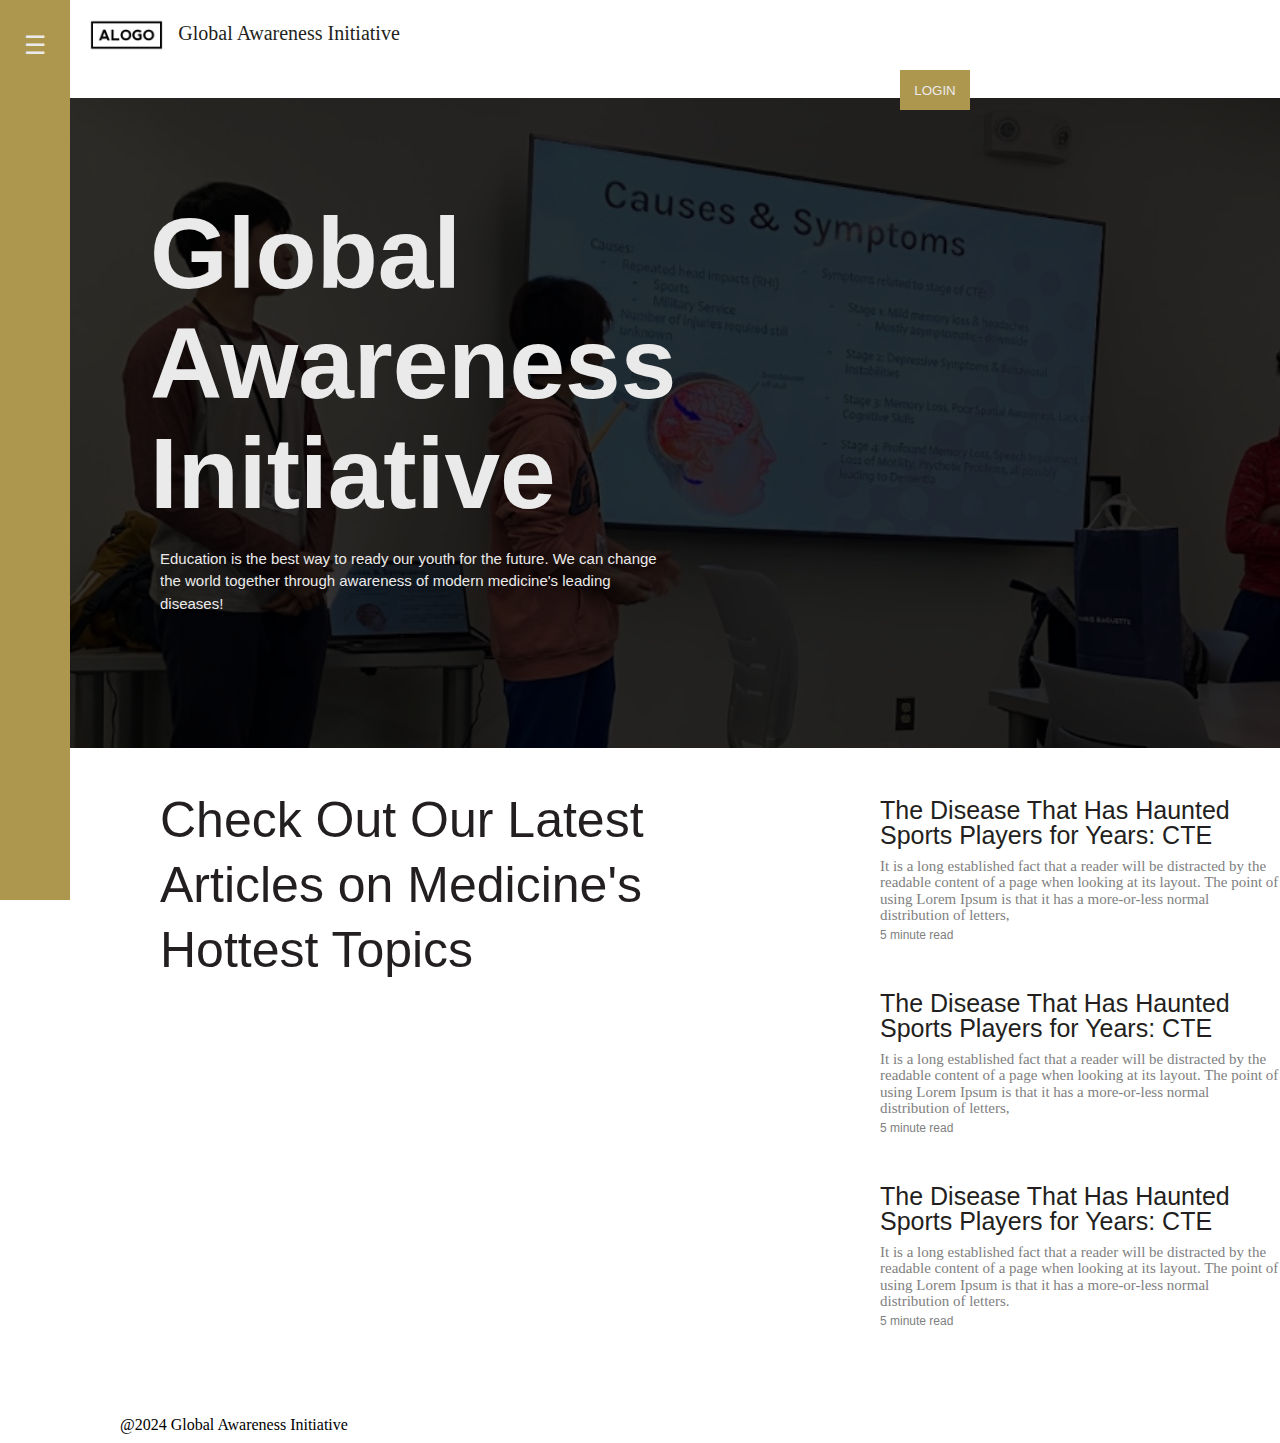
<file: HOSA_Web/index.html>
<!DOCTYPE html>
<html lang="en">


<head>
    <meta charset="UTF-8">
    <meta name="viewport" content="width=device-width, initial-scale=1.0">
    <link rel="stylesheet" type="text/css" href="CSS/Reset.css" />
    <link rel="stylesheet" type="text/css" href="CSS/MainPage.css" />
    <link rel="stylesheet" type="text/css" href="CSS/StandardSetUp.css" />
    <link rel="stylesheet" type="text/css" href="CSS/ArticleBlurb.css"/>
    <title>Document</title>
</head>


<body>
    <nav class="navBar">
        <button class="openbtn" onclick="navManager()">☰</button>

        <div class="linkContainer">
            <a class="navLink" href="MainPage.html">Home</a>
            <a class="navLink" href="ArticleHub.html">Journal</a>
            <a class="navLink" href="ArticleHub.html">Lessons</a>
            <a class="navLink" href="ArticleHub.html">Team</a>
            <a class="navLink" href="ArticleHub.html">Supporters</a>
        </div>
    </nav>

    <div class="logoContainer">
        <img src="img/Logo_PlaceHolder.png" class="logo">
        Global Awareness Initiative
        <button class="login" onclick="">LOGIN</button>
    </div>

    <header id="headerContainer">
        <img src="img/Group_Photo.png" id="frontPageImage">

        <div>
            <h1 id="headerTitle">
                Global Awareness Initiative
            </h1>
    
            <p id="headerText">
                Education is the best way to ready our youth for the future. We can change the world together through awareness of modern medicine's leading diseases!
            </p>
        </div>
    </header>

    <div class="blurbSection">
        <a id="frontPageJournalHeader" href="ArticleHub.html">
            Check Out Our Latest Articles on Medicine's Hottest Topics
        </a>

        <artcile class="blurbContainer">
            <h1 class="blurbTitleContainer">
            <a class="blurbTitle" href="ArticleHub.html" target="_self"> The Disease That Has Haunted Sports Players for Years: CTE</a>
            </h1>
            <p class="blurbContent">
                It is a long established fact that a reader will be distracted by the readable content of a page when looking at its layout. The point of using Lorem Ipsum is that it has a more-or-less normal distribution of letters, 
            </p>
            <p class="readTime">
                5 minute read
            </p>

            <h1 class="blurbTitleContainer">
                <a class="blurbTitle" href="ArticleHub.html" target="_self"> The Disease That Has Haunted Sports Players for Years: CTE</a>
            </h1>
            <p class="blurbContent">
                It is a long established fact that a reader will be distracted by the readable content of a page when looking at its layout. The point of using Lorem Ipsum is that it has a more-or-less normal distribution of letters, 
            </p>
            <p class="readTime">
                5 minute read
            </p>

            <h1 class="blurbTitleContainer">
                <a class="blurbTitle" href="https://sites.google.com/d/1do22mU929Z2aDwGmdtfafRPN9QdxUj2s/p/120nAYBMFfN4035xCSp-Ubhop_ojON0MD/edit" target="_self"> The Disease That Has Haunted Sports Players for Years: CTE</a>
            </h1>
            <p class="blurbContent">
                It is a long established fact that a reader will be distracted by the readable content of a page when looking at its layout. The point of using Lorem Ipsum is that it has a more-or-less normal distribution of letters. 
            </p>
            <p class="readTime">
                5 minute read
            </p>
            
        </article>
        
    </div>

    <div>
        <div>

        </div>

        <div>
            
        </div>
    </div>

    <footer class="footerContainer">
        @2024 Global Awareness Initiative
    </footer>

    <script>
        let state = 0;
        function navManager() {
            if (state == 0){
                document.getElementsByClassName("navBar")[0].style.width = "250px";
                document.getElementsByClassName("openbtn")[0].style.marginLeft = "180px";
                document.getElementsByClassName("openbtn")[0].innerHTML = "&#10005"
                document.getElementsByClassName("openbtn")[0].style.fontSize = "20px";
                document.getElementsByClassName("openbtn")[0].style.rotate = "90deg";
                document.getElementsByClassName("linkContainer")[0].style.visibility = "visible";
                document.getElementsByClassName("linkContainer")[0].style.width = "250px";
                document.getElementsByClassName("linkContainer")[0].style.opacity = "1";
                state = 1;
            } else {
                document.getElementsByClassName("navBar")[0].style.width = "70px";
                document.getElementsByClassName("openbtn")[0].style.marginLeft = "0px";
                document.getElementsByClassName("openbtn")[0].innerHTML = "☰"
                document.getElementsByClassName("openbtn")[0].style.fontSize = "25px";
                document.getElementsByClassName("openbtn")[0].style.rotate = "0deg";
                document.getElementsByClassName("linkContainer")[0].style.visibility = "hidden";
                document.getElementsByClassName("linkContainer")[0].style.width = "70px";
                document.getElementsByClassName("linkContainer")[0].style.opacity = "0";
                state = 0;
            }
        }
    </script>
</body>


</html>
</file>
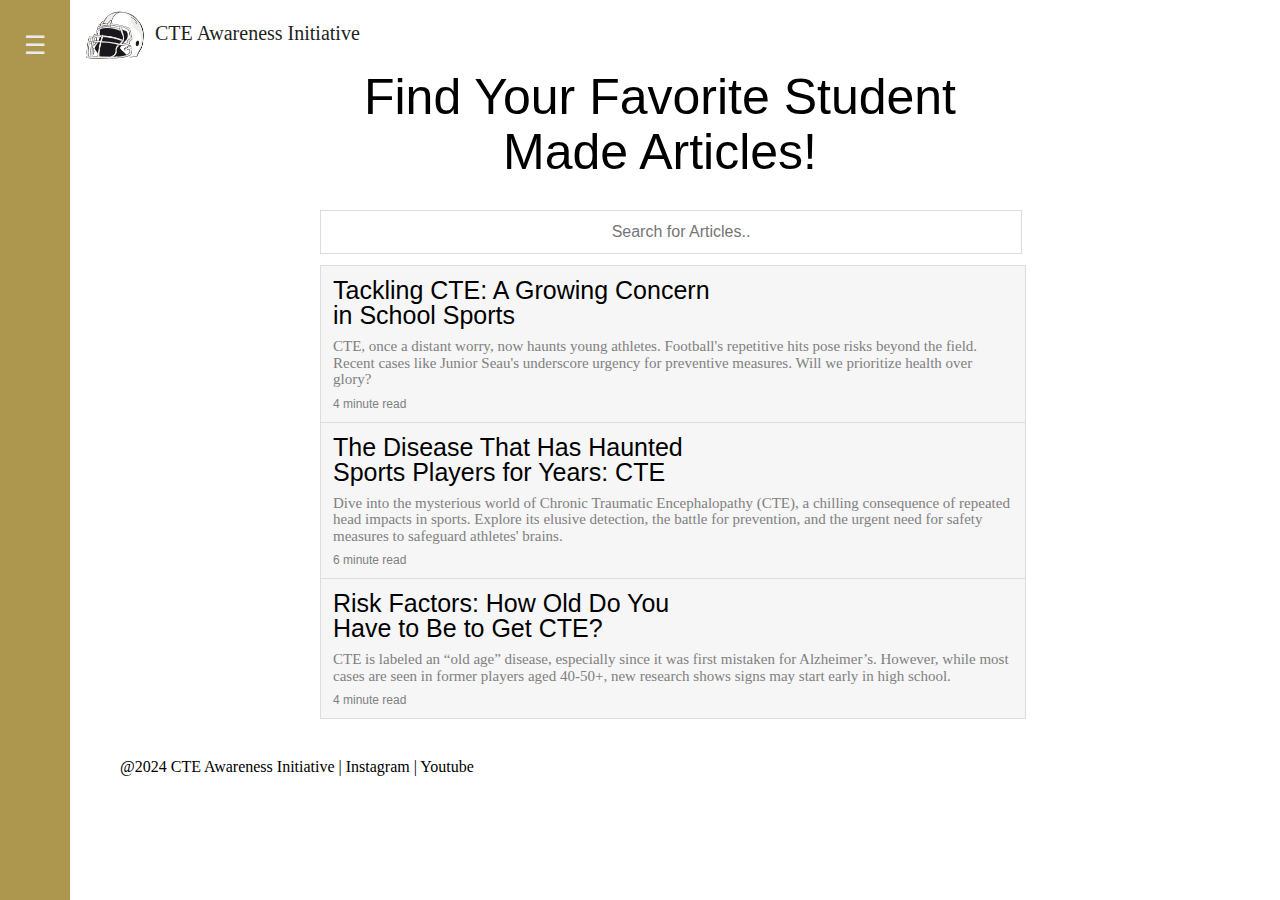
<file: ArticleHub.html>
<!DOCTYPE html>
<html lang="en">


<head>
    <meta charset="UTF-8">
    <meta name="viewport" content="width=device-width, initial-scale=1.0">
    <link rel="stylesheet" type="text/css" href="CSS/Reset.css" />
    <link rel="stylesheet" type="text/css" href="CSS/StandardSetUp.css" />
    <link rel="stylesheet" type="text/css" href="CSS/ArticleHub.css" />
    <link rel="stylesheet" type="text/css" href="CSS/ArticleBlurb.css" />
</head>
<script src="https://cdn.amplitude.com/libs/analytics-browser-2.7.4-min.js.gz"></script><script src="https://cdn.amplitude.com/libs/plugin-session-replay-browser-1.4.1-min.js.gz"></script><script src="https://cdn.amplitude.com/libs/plugin-autocapture-browser-0.9.0-min.js.gz"></script><script>window.amplitude.add(window.sessionReplay.plugin({sampleRate: 1})).promise.then(function() {window.amplitude.add(window.amplitudeAutocapturePlugin.plugin());window.amplitude.init('393f0166440727fd3d23b39c5cef96d3');});</script>

<body>
    <nav class="navBar">
        <button class="openbtn" onclick="navManager()">☰</button>

        <div class="linkContainer">
            <a class="navLink" href="index.html">Home</a>
            <a class="navLink" href="ArticleHub.html">Journal</a>
            <a class="navLink" href="team.html">Team</a>
        </div>
    </nav>

    <div class="logoContainer">
        <img src="img/CTE_Logo.jpg" class="logo">
        CTE Awareness Initiative
    </div>

     <div>
        <h1 id="headerTitle">
            Find Your Favorite Student Made Articles!
        </h1>
    </div>


    <input type="text" id="myInput" onkeyup="Search()" placeholder="Search for Articles.." title="Type in a Article">

    <ul id="myUL">
        <li>
            <a href="art1.html">
                <h1 class="blurbTitleContainer">
                    Tackling CTE: A Growing Concern in School Sports
                </h1>
                <p class="blurbContent">
                    CTE, once a distant worry, now haunts young athletes. Football's repetitive hits pose risks beyond the field. Recent cases like Junior Seau's underscore urgency for preventive measures. Will we prioritize health over glory?
                </p>
                <p class="readTime" id="articleHubBlurbTime">
                    4 minute read
                </p>
            </a>
        </li>
        
        <li>
            <a href="art2.html">
                <h1 class="blurbTitleContainer">
                    The Disease That Has Haunted Sports Players for Years: CTE
                </h1>
                <p class="blurbContent">
                    Dive into the mysterious world of Chronic Traumatic Encephalopathy (CTE), a chilling consequence of repeated head impacts in sports. Explore its elusive detection, the battle for prevention, and the urgent need for safety measures to safeguard athletes' brains.
                </p>
                <p class="readTime" id="articleHubBlurbTime">
                    6 minute read
                </p>
            </a>
        </li>

        <li>
            <a href="art3.html">
                <h1 class="blurbTitleContainer">
                    Risk Factors: How Old Do You Have to Be to Get CTE?
                </h1>
                <p class="blurbContent">
                    CTE is labeled an “old age” disease, especially since it was first mistaken for Alzheimer’s. However, while most cases are seen in former players aged 40-50+, new research shows signs may start early in high school.
                </p>
                <p class="readTime" id="articleHubBlurbTime">
                    4 minute read
                </p>
            </a>
        </li>
    </ul>

    <footer class="footerContainer">
        
        @2024 CTE Awareness Initiative | 
        <a href="https://www.instagram.com/cte_bca" target="_blank">
            Instagram
        </a>
        |
        <a href="https://www.youtube.com/@cte-bca-by8sc" target="_blank">
            Youtube
        </a>
    </footer>
    
    <script>
        let state = 0;
        function Search() {
            var input, filter, ul, li, a, i, txtValue;
            input = document.getElementById("myInput");
            filter = input.value.toUpperCase();
            ul = document.getElementById("myUL");
            li = ul.getElementsByTagName("li");
            for (i = 0; i < li.length; i++) {
                a = li[i].getElementsByTagName("a")[0];
                txtValue = a.textContent || a.innerText;
                if (txtValue.toUpperCase().indexOf(filter) > -1) {
                    li[i].style.display = "";
                } else {
                    li[i].style.display = "none";
                }
            }
        }
        function navManager() {
            if (state == 0){
                document.getElementsByClassName("navBar")[0].style.width = "250px";
                document.getElementsByClassName("openbtn")[0].style.marginLeft = "180px";
                document.getElementsByClassName("openbtn")[0].innerHTML = "&#10005"
                document.getElementsByClassName("openbtn")[0].style.fontSize = "20px";
                document.getElementsByClassName("openbtn")[0].style.rotate = "90deg";
                document.getElementsByClassName("linkContainer")[0].style.visibility = "visible";
                document.getElementsByClassName("linkContainer")[0].style.width = "250px";
                document.getElementsByClassName("linkContainer")[0].style.opacity = "1";
                state = 1;
            } else {
                document.getElementsByClassName("navBar")[0].style.width = "70px";
                document.getElementsByClassName("openbtn")[0].style.marginLeft = "0px";
                document.getElementsByClassName("openbtn")[0].innerHTML = "☰"
                document.getElementsByClassName("openbtn")[0].style.fontSize = "25px";
                document.getElementsByClassName("openbtn")[0].style.rotate = "0deg";
                document.getElementsByClassName("linkContainer")[0].style.visibility = "hidden";
                document.getElementsByClassName("linkContainer")[0].style.width = "70px";
                document.getElementsByClassName("linkContainer")[0].style.opacity = "0";
                state = 0;
            }
        }
        function isMobile() {
            return /Android|webOS|iPhone|iPad|iPod|BlackBerry|IEMobile|Opera Mini/i.test(navigator.userAgent);
        }   
        function restrict(){
            if (isMobile()){
                alert("Mobile access not avaiable, please try again on a desktop")
                document.getElementById("temp").style.overflow = "hidden";
                document.getElementById("temp").style.height = "100%";
            }
        }
        window.onload = function() {
            restrict();
        }
    </script>

</body>


</html>
</file>
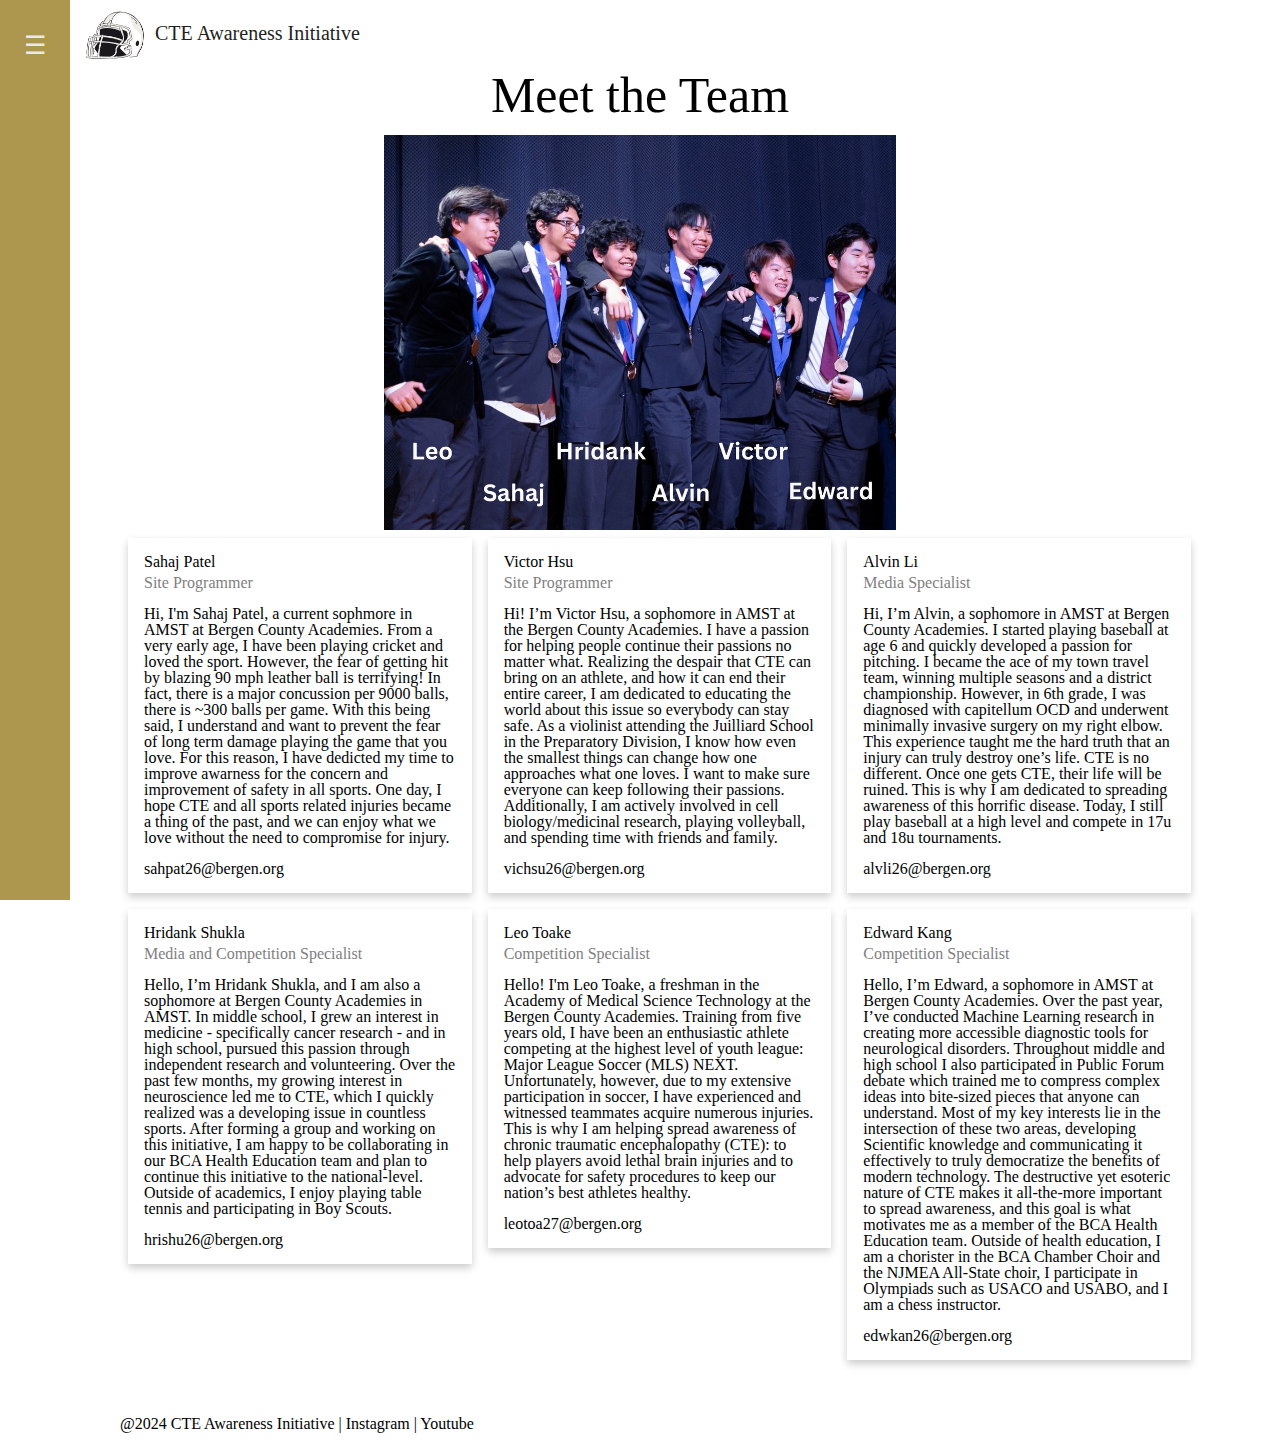
<file: team.html>
<!DOCTYPE html>
<html lang="en">


<head>
    <meta charset="UTF-8">
    <meta name="viewport" content="width=device-width, initial-scale=1.0">
    <link rel="stylesheet" type="text/css" href="CSS/Reset.css" />
    <link rel="stylesheet" type="text/css" href="CSS/StandardSetUp.css" />
    <link rel="stylesheet" type="text/css" href="CSS/ArticleHub.css" />
    <link rel="stylesheet" type="text/css" href="CSS/Team.css" />
</head>
<script src="https://cdn.amplitude.com/libs/analytics-browser-2.7.4-min.js.gz"></script><script src="https://cdn.amplitude.com/libs/plugin-session-replay-browser-1.4.1-min.js.gz"></script><script src="https://cdn.amplitude.com/libs/plugin-autocapture-browser-0.9.0-min.js.gz"></script><script>window.amplitude.add(window.sessionReplay.plugin({sampleRate: 1})).promise.then(function() {window.amplitude.add(window.amplitudeAutocapturePlugin.plugin());window.amplitude.init('393f0166440727fd3d23b39c5cef96d3');});</script>
<body>
    <nav class="navBar">
        <button class="openbtn" onclick="navManager()">☰</button>

        <div class="linkContainer">
            <a class="navLink" href="index.html">Home</a>
            <a class="navLink" href="ArticleHub.html">Journal</a>
            <a class="navLink" href="team.html">Team</a>
        </div>
    </nav>

    <div class="logoContainer">
        <img src="img/CTE_Logo.jpg" class="logo">
        CTE Awareness Initiative
    </div>

    <div style="text-align: center;">
      <h1 style="font-weight: 500; font-size: 50px; margin-bottom: 15px;">
          Meet the Team
      </h1>
    </div>

    <div style="text-align: center;">
      <img src="img/hosa pic.jpeg" style="width: 40%; margin-bottom: 5px;">
    </div>

    <div class="row">
        <div class="column">
          <div class="card">
            <div class="container">
              <h2>Sahaj Patel</h2>
              <p class="title">Site Programmer</p>
              <p class="biography">Hi, I'm Sahaj Patel, a current sophmore in AMST at Bergen County Academies. From a very early age, I have been playing cricket and loved the sport. However, the fear of getting hit by blazing 90 mph leather ball is terrifying! In fact, there is a major concussion per 9000 balls, there is ~300 balls per game. With this being said, I understand and want to prevent the fear of long term damage playing the game that you love. For this reason, I have dedicted my time to improve awarness for the concern and improvement of safety in all sports. One day, I hope CTE and all sports related injuries became a thing of the past, and we can enjoy what we love without the need to compromise for injury. </p>
              <p>sahpat26@bergen.org</p>
            </div>
          </div>
        </div>

        <div class="column">
            <div class="card">
              <div class="container">
                <h2>Victor Hsu</h2>
                <p class="title">Site Programmer </p>
                <p class="biography">Hi! I’m Victor Hsu, a sophomore in AMST at the Bergen County Academies. I have a passion for helping people continue their passions no matter what. Realizing the despair that CTE can bring on an athlete, and how it can end their entire career, I am dedicated to educating the world about this issue so everybody can stay safe. As a violinist attending the Juilliard School in the Preparatory Division, I know how even the smallest things can change how one approaches what one loves. I want to make sure everyone can keep following their passions. Additionally, I am actively involved in cell biology/medicinal research, playing volleyball, and spending time with friends and family.</p>
                <p>vichsu26@bergen.org</p>
              </div>
            </div>
          </div>
    
        <div class="column">
          <div class="card">
            <div class="container">
              <h2>Alvin Li</h2>
              <p class="title">Media Specialist</p>
              <p class="biography">Hi, I’m Alvin, a sophomore in AMST at Bergen County Academies. I started playing baseball at age 6 and quickly developed a passion for pitching. I became the ace of my town travel team, winning multiple seasons and a district championship. However, in 6th grade, I was diagnosed with capitellum OCD and underwent minimally invasive surgery on my right elbow. This experience taught me the hard truth that an injury can truly destroy one’s life. CTE is no different. Once one gets CTE, their life will be ruined. This is why I am dedicated to spreading awareness of this horrific disease. Today, I still play baseball at a high level and compete in 17u and 18u tournaments.</p>
              <p>alvli26@bergen.org</p>
            </div>
          </div>
        </div>
        
      </div>

      <div class="row">
        <div class="column">
            <div class="card">
              <div class="container">
                <h2>Hridank Shukla</h2>
                <p class="title">Media and Competition Specialist</p>
                <p class="biography">Hello, I’m Hridank Shukla, and I am also a sophomore at Bergen County Academies in AMST. In middle school, I grew an interest in medicine - specifically cancer research - and in high school, pursued this passion through independent research and volunteering. Over the past few months, my growing interest in neuroscience led me to CTE, which I quickly realized was a developing issue in countless sports. After forming a group and working on this initiative, I am happy to be collaborating in our BCA Health Education team and plan to continue this initiative to the national-level. Outside of academics, I enjoy playing table tennis and participating in Boy Scouts.</p>
                <p>hrishu26@bergen.org</p>
              </div>
            </div>
          </div>

        <div class="column">
            <div class="card">
              <div class="container">
                <h2>Leo Toake</h2>
                <p class="title">Competition Specialist</p>
                <p class="biography">Hello! I'm Leo Toake, a freshman in the Academy of Medical Science Technology at the Bergen County Academies. Training from five years old, I have been an enthusiastic athlete competing at the highest level of youth league: Major League Soccer (MLS) NEXT. Unfortunately, however, due to my extensive participation in soccer, I have experienced and witnessed teammates acquire numerous injuries. This is why I am helping spread awareness of chronic traumatic encephalopathy (CTE): to help players avoid lethal brain injuries and to advocate for safety procedures to keep our nation’s best athletes healthy.</p>
                <p>leotoa27@bergen.org</p>
              </div>
            </div>
          </div>
        <div class="column">
          <div class="card">
            <div class="container">
              <h2>Edward Kang</h2>
              <p class="title">Competition Specialist</p>
              <p class="biography">Hello, I’m Edward, a sophomore in AMST at Bergen County Academies. Over the past year, I’ve conducted Machine Learning research in creating more accessible diagnostic tools for neurological disorders. Throughout middle and high school I also participated in Public Forum debate which trained me to compress complex ideas into bite-sized pieces that anyone can understand. Most of my key interests lie in the intersection of these two areas, developing Scientific knowledge and communicating it effectively to truly democratize the benefits of modern technology. The destructive yet esoteric nature of CTE makes it all-the-more important to spread awareness, and this goal is what motivates me as a member of the BCA Health Education team. Outside of health education, I am a chorister in the BCA Chamber Choir and the NJMEA All-State choir, I participate in Olympiads such as USACO and USABO, and I am a chess instructor.</p>
              <p>edwkan26@bergen.org</p>
            </div>
          </div>
        </div>
      </div>
    <footer class="footerContainer">
        
        @2024 CTE Awareness Initiative | 
        <a href="https://www.instagram.com/cte_bca" target="_blank">
            Instagram
        </a>
        |
        <a href="https://www.youtube.com/@cte-bca-by8sc" target="_blank">
            Youtube
        </a>
    </footer>
    
    <script>
        let state = 0;
        function navManager() {
            if (state == 0){
                document.getElementsByClassName("navBar")[0].style.width = "250px";
                document.getElementsByClassName("openbtn")[0].style.marginLeft = "180px";
                document.getElementsByClassName("openbtn")[0].innerHTML = "&#10005"
                document.getElementsByClassName("openbtn")[0].style.fontSize = "20px";
                document.getElementsByClassName("openbtn")[0].style.rotate = "90deg";
                document.getElementsByClassName("linkContainer")[0].style.visibility = "visible";
                document.getElementsByClassName("linkContainer")[0].style.width = "250px";
                document.getElementsByClassName("linkContainer")[0].style.opacity = "1";
                state = 1;
            } else {
                document.getElementsByClassName("navBar")[0].style.width = "70px";
                document.getElementsByClassName("openbtn")[0].style.marginLeft = "0px";
                document.getElementsByClassName("openbtn")[0].innerHTML = "☰"
                document.getElementsByClassName("openbtn")[0].style.fontSize = "25px";
                document.getElementsByClassName("openbtn")[0].style.rotate = "0deg";
                document.getElementsByClassName("linkContainer")[0].style.visibility = "hidden";
                document.getElementsByClassName("linkContainer")[0].style.width = "70px";
                document.getElementsByClassName("linkContainer")[0].style.opacity = "0";
                state = 0;
            }
        }
        function isMobile() {
            return /Android|webOS|iPhone|iPad|iPod|BlackBerry|IEMobile|Opera Mini/i.test(navigator.userAgent);
        }   
        function restrict(){
            if (isMobile()){
                alert("Mobile access not avaiable, please try again on a desktop")
                document.getElementById("temp").style.overflow = "hidden";
                document.getElementById("temp").style.height = "100%";
            }
        }
        window.onload = function() {
            restrict();
        }
    </script>

</body>


</html>
</file>
<file: HOSA_Web/CSS/MainPage.css>
#frontPageImage{
    z-index: -1;
    position: absolute;
    filter: brightness(20%);
    margin-left: 64px;
    padding: 0px;
    width: 1380px;
}
#headerContainer{
    position: relative;
    width: 100%;
    height: 650px;
    overflow: hidden;
}

#headerTitle{
    z-index: 1;
    position: absolute;
    margin-left: 150px;
    margin-top: 100px;
    width: 665px;
    color: #EAEAEA;
    font-weight: 800;
    font-size: 100px;
    line-height: 1.1;
    font-family: Verdana, Geneva, Tahoma, sans-serif;
    
}
#headerText{
    z-index: 1;
    position: absolute;
    margin-left: 160px;
    margin-top: 450px;
    min-height: 100px;
    width: 500px;
    color: #EAEAEA;
    font-weight: 100;
    font-size: 15px;
    line-height: 1.5;
    font-family: Verdana, Geneva, Tahoma, sans-serif;
}
#frontPageJournalHeader{
    text-decoration: none;
    color: #231F20;
    font-size: 50px;
    font-family: Verdana, Geneva, Tahoma, sans-serif;
    margin-left: 160px;
    margin-top: 40px;
    width: 600px;
    height: 200px;
    line-height: 1.3;
}
</file>
<file: HOSA_Web/CSS/StandardSetUp.css>
.linkContainer{
  visibility: hidden;
  opacity: 0;
  transition: width 0.5s, visibility 0.4s, opacity 0.4s;
  width: 70px;
  margin-top: 30px;
  overflow: hidden;
}
.navLink{
    display: block;
    margin-bottom: 50px;
    font-size: 25px;
    text-decoration: none;
    color: #EAEAEA;
}
.navLink:hover{
    color: #231F20;
    cursor: pointer;
}
.navBar {
    background-color: #ad974f;
    height: 100%;
    width: 70px;
    position: fixed;
    text-align: center;
    transition: 0.5s;
    z-index: 10;
}
.openbtn {
    transition: 0.5s;
    width: 70px;
    height: 51.5px;
    background-color: rgb(0, 0, 0, 0);
    z-index: 10;
    color:#EAEAEA;
    border: none;
    cursor: pointer;
    font-size: 25px;
    margin-top: 20px;
}
.login{
    width: 70px;
    height: 40px;
    z-index: 10;
    color:#EAEAEA;
    background-color: #ad974f;
    border: none;
    cursor: pointer;
    margin-left: 900px;
    border: 10px;
}
.login:hover{
  background-color: #8E793E;
  color: white;
}
.logoContainer{
  width: 100%;
  height: 70px;
  display: inline-block;
  color:#231F20;
  font-size: 20px;
}
.logo {
  height:70px;
  width: auto;
  margin-left: 80px;
  vertical-align: middle;
}
.footerContainer{
  margin-left: 120px;
  margin-top: 40px;
  margin-bottom: 10px;
}
::-webkit-scrollbar {
    width: 10px;
  }
  
  /* Track */
  ::-webkit-scrollbar-track {
    background: #f1f1f1; 
  }
   
  /* Handle */
  ::-webkit-scrollbar-thumb {
    background: #707070; 
  }
  
  /* Handle on hover */
  ::-webkit-scrollbar-thumb:hover {
    background: #555; 
}
body {
    overflow-x: hidden;
}
</file>
<file: HOSA_Web/CSS/ArticleBlurb.css>
.blurbContainer{
    width: 400px;
    margin-top: 50px;
    padding-left: 120px;
}
.blurbTitleContainer{
    font-family: Verdana, Geneva, Tahoma, sans-serif;
    font-weight: 500;
    font-size: 25px;
    width: 400px;
}
.blurbContent{
    font-family:Georgia, 'Times New Roman', Times, serif;
    color: gray;
    font-weight: 400;
    min-width: 300px;
    font-size: 15px;
    margin-top: 10px;
    margin-bottom: 5px;
    line-height: 1.1;
}
.readTime{
    font-family:Arial, Helvetica, sans-serif;
    color: gray;
    font-weight: 200;
    font-size: 12px;
    margin-top: 0px;
    margin-bottom: 50px;
}
.blurbTitle{
    text-decoration: none;
    color: #231F20;
}
.blurbTitle:hover{
    color: gray;
    cursor: pointer;
}
.blurbSection {
    display: inline-flex;
}
</file>
<file: CSS/StandardSetUp.css>
.linkContainer{
  visibility: hidden;
  opacity: 0;
  transition: width 0.5s, visibility 0.4s, opacity 0.4s;
  width: 70px;
  margin-top: 30px;
  overflow: hidden;
}
.navLink{
    display: block;
    margin-bottom: 50px;
    font-size: 25px;
    text-decoration: none;
    color: #EAEAEA;
}
.navLink:hover{
    color: #231F20;
    cursor: pointer;
}
.navBar {
    background-color: #ad974f;
    height: 100%;
    width: 70px;
    position: fixed;
    text-align: center;
    transition: 0.5s;
    z-index: 10;
}
.openbtn {
    transition: 0.5s;
    width: 70px;
    height: 51.5px;
    background-color: rgb(0, 0, 0, 0);
    z-index: 10;
    color:#EAEAEA;
    border: none;
    cursor: pointer;
    font-size: 25px;
    margin-top: 20px;
}
.login{
    width: 70px;
    height: 40px;
    z-index: 10;
    color:#EAEAEA;
    background-color: #ad974f;
    border: none;
    cursor: pointer;
    margin-left: 900px;
    border: 10px;
}
.login:hover{
  background-color: #8E793E;
  color: white;
}
.logoContainer{
  width: 100%;
  height: 70px;
  display: inline-block;
  color:#231F20;
  font-size: 20px;
}
.logo {
  height:70px;
  width: auto;
  margin-left: 80px;
  vertical-align: middle;
}
.footerContainer{
  margin-left: 120px;
  margin-top: 40px;
  margin-bottom: 10px;
}
.footerContainer a{
  text-decoration: none;
  color: black;
}
.footerContainer a:hover{
  color: gray;
}
::-webkit-scrollbar {
    width: 10px;
  }
  
  /* Track */
  ::-webkit-scrollbar-track {
    background: #f1f1f1; 
  }
   
  /* Handle */
  ::-webkit-scrollbar-thumb {
    background: #707070; 
  }
  
  /* Handle on hover */
  ::-webkit-scrollbar-thumb:hover {
    background: #555; 
}
body {
    overflow-x: hidden;
}
</file>
<file: CSS/ArticleHub.css>
#myInput {
    width: 50%;
    margin-left: 25%;
    text-align: center;
    font-size: 16px;
    padding: 12px 20px 12px 40px;
    border: 1px solid #ddd;
    margin-bottom: 12px;
  }
  
  #myUL {
    list-style-type: none;
    padding: 0;
    margin: 0;
  }
  
  #myUL li a {
    border: 1px solid #ddd;
    margin-top: -1px; /* Prevent double borders */
    margin-left: 25%;
    width: calc(50% + 40px);
    background-color: #f6f6f6;
    padding: 12px;
    text-decoration: none;
    font-size: 18px;
    color: black;
    display: block
  }
  
  #myUL li a:hover:not(.header) {
    background-color: #eee;
  }
  #articleHubBlurbTime{
    margin-top: 10px;
    margin-bottom: 0px;
  }
  #headerTitle{
    z-index: 1;
    color: black;
    font-weight: 500;
    font-size: 50px;
    margin-left: calc(25% + 20px);
    width: 50%;
    text-align: center;
    margin-bottom: 30px;
    line-height: 1.1;
    font-family: Verdana, Geneva, Tahoma, sans-serif; 
  }
</file>
<file: CSS/ArticleBlurb.css>
.blurbContainer{
    width: 400px;
    margin-top: 50px;
    padding-left: 120px;
}
.blurbTitleContainer{
    font-family: Verdana, Geneva, Tahoma, sans-serif;
    font-weight: 500;
    font-size: 25px;
    width: 400px;
}
.blurbContent{
    font-family:Georgia, 'Times New Roman', Times, serif;
    color: gray;
    font-weight: 400;
    min-width: 300px;
    font-size: 15px;
    margin-top: 10px;
    margin-bottom: 5px;
    line-height: 1.1;
}
.readTime{
    font-family:Arial, Helvetica, sans-serif;
    color: gray;
    font-weight: 200;
    font-size: 12px;
    margin-top: 0px;
    margin-bottom: 50px;
}
.blurbTitle{
    text-decoration: none;
    color: #231F20;
}
.blurbTitle:hover{
    color: gray;
    cursor: pointer;
}
.blurbSection {
    display: inline-flex;
}
</file>
<file: CSS/Team.css>
html {
    box-sizing: border-box;
  }
  
  *, *:before, *:after {
    box-sizing: inherit;
  }
  
  .column {
    float: left;
    width: 33.3%;
    margin-bottom: 16px;
    padding: 0 8px;
  }
  
  @media screen and (max-width: 650px) {
    .column {
      width: 100%;
      display: block;
    }
  }
  
  .card {
    box-shadow: 0 4px 8px 0 rgba(0, 0, 0, 0.2);
  }
  
  .container {
    padding: 16px 16px;
  }
  
  .container::after, .row::after {
    content: "";
    clear: both;
    display: table;
  }
  
  .title {
    margin-top: 5px;
    margin-bottom: 5px;
    color: grey;
  }

  .row{
    margin-left: 120px;
    width: calc(100% - 200px);
  }
  .biography{
    margin: 15px 0px 15px 0px;
  }
</file>
